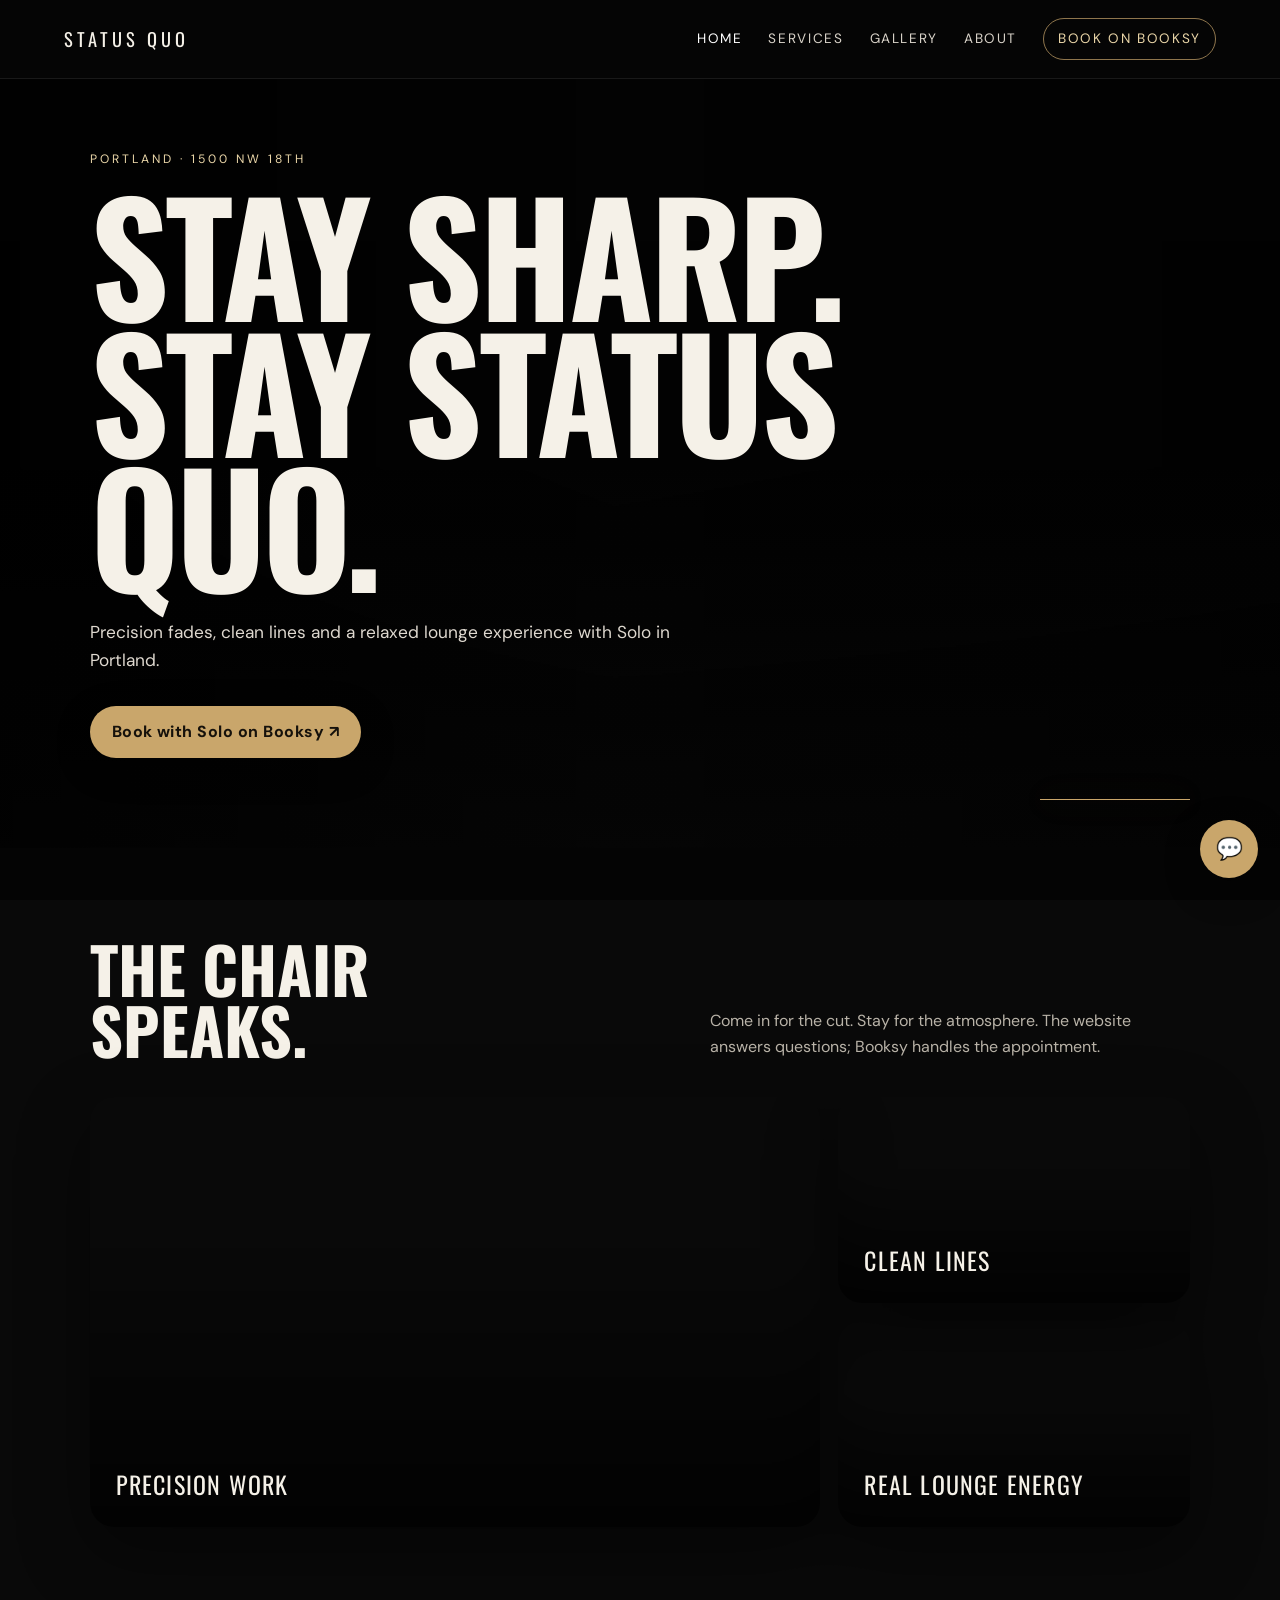
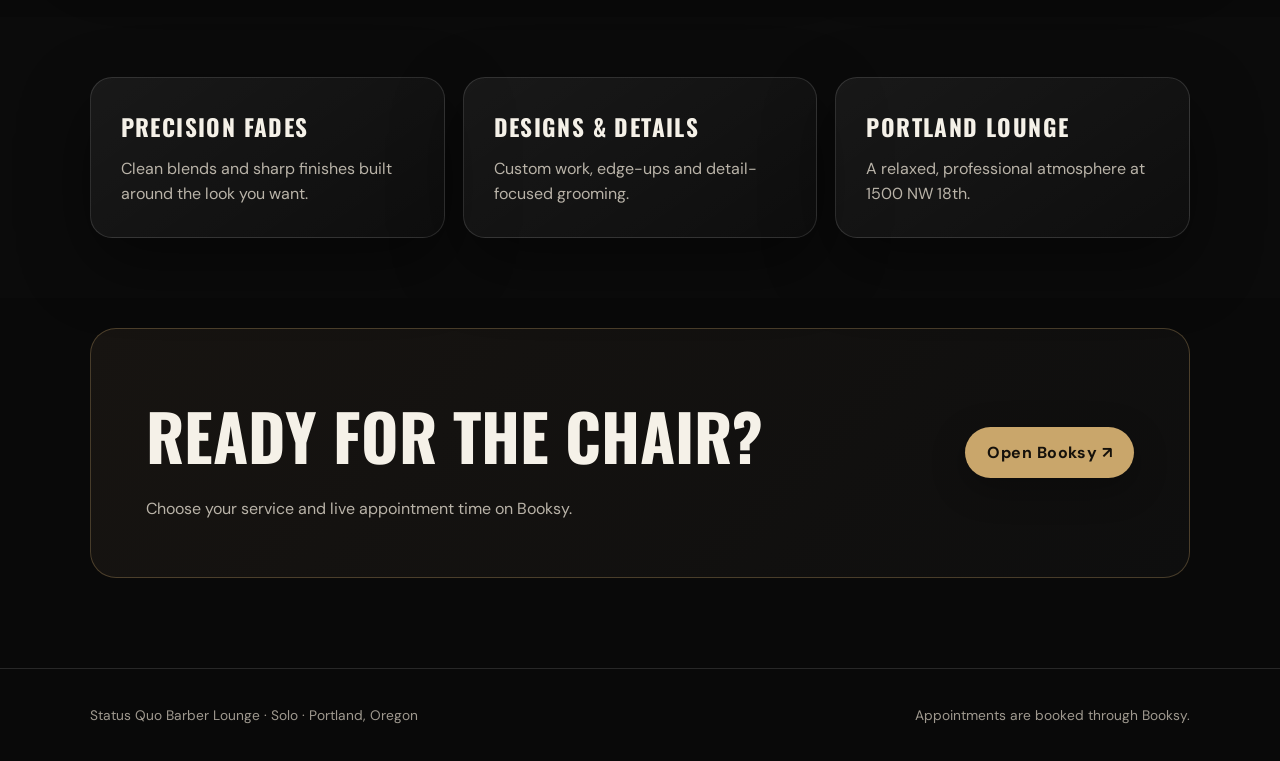
<file: index.html>
<!DOCTYPE html><html lang="en"><head><meta charset="UTF-8"><meta name="viewport" content="width=device-width, initial-scale=1.0"><title>Status Quo Barber Lounge | Portland</title><link rel="stylesheet" href="./css/styles.css"></head><body>
<nav><a class="logo" href="index.html">STATUS QUO</a><div class="nav-links"><a href="index.html" class="active">Home</a><a href="services.html">Services</a><a href="gallery.html">Gallery</a><a href="about.html">About</a><a class="nav-book" href="https://booksy.com/en-us/1772933_status-quo-barber-lounge_barber-shop_134776_portland" target="_blank" rel="noopener">Book on Booksy</a></div></nav>
<section class="hero"><div class="eyebrow">Portland · 1500 NW 18th</div><h1>Stay Sharp.<br>Stay Status Quo.</h1><p>Precision fades, clean lines and a relaxed lounge experience with Solo in Portland.</p><a class="btn" href="https://booksy.com/en-us/1772933_status-quo-barber-lounge_barber-shop_134776_portland" target="_blank" rel="noopener">Book with Solo on Booksy ↗</a></section>
<section class="section"><div class="section-heading"><h2>The chair<br>speaks.</h2><p>Come in for the cut. Stay for the atmosphere. The website answers questions; Booksy handles the appointment.</p></div><div class="image-strip"><div class="image-panel" style="background-image:url('https://images.unsplash.com/photo-1621605815971-fbc98d665033?auto=format&fit=crop&w=1400&q=85')"><span>Precision work</span></div><div class="stack"><div class="image-panel small" style="background-image:url('https://images.unsplash.com/photo-1599351431202-1e0f0d8c2c2d?auto=format&fit=crop&w=1000&q=85')"><span>Clean lines</span></div><div class="image-panel small" style="background-image:url('https://images.unsplash.com/photo-1503951914875-452162b0f3f1?auto=format&fit=crop&w=1000&q=85')"><span>Real lounge energy</span></div></div></div></section>
<section class="grid"><div class="card"><h3>Precision Fades</h3><p>Clean blends and sharp finishes built around the look you want.</p></div><div class="card"><h3>Designs & Details</h3><p>Custom work, edge-ups and detail-focused grooming.</p></div><div class="card"><h3>Portland Lounge</h3><p>A relaxed, professional atmosphere at 1500 NW 18th.</p></div></section>
<section class="cta"><div><h2>Ready for the chair?</h2><p>Choose your service and live appointment time on Booksy.</p></div><a class="btn" href="https://booksy.com/en-us/1772933_status-quo-barber-lounge_barber-shop_134776_portland" target="_blank" rel="noopener">Open Booksy ↗</a></section>
<footer><span>Status Quo Barber Lounge · Solo · Portland, Oregon</span><span>Appointments are booked through Booksy.</span></footer>
<div id="chat-widget"><div id="chat-box"><div class="chat-header">Solo's Customer Service</div><div class="chat-messages" id="chat-messages"></div><div class="chat-actions"><button data-chat="services">Services</button><button data-chat="prices">Prices</button><button data-chat="book">Book</button></div><div class="chat-input"><input id="chat-input" type="text" placeholder="Ask about services or booking..."><button id="chat-send">→</button></div></div><button id="chat-toggle" aria-label="Open customer service chat">💬</button></div><script src="js/bot.js"></script></body></html>
</file>
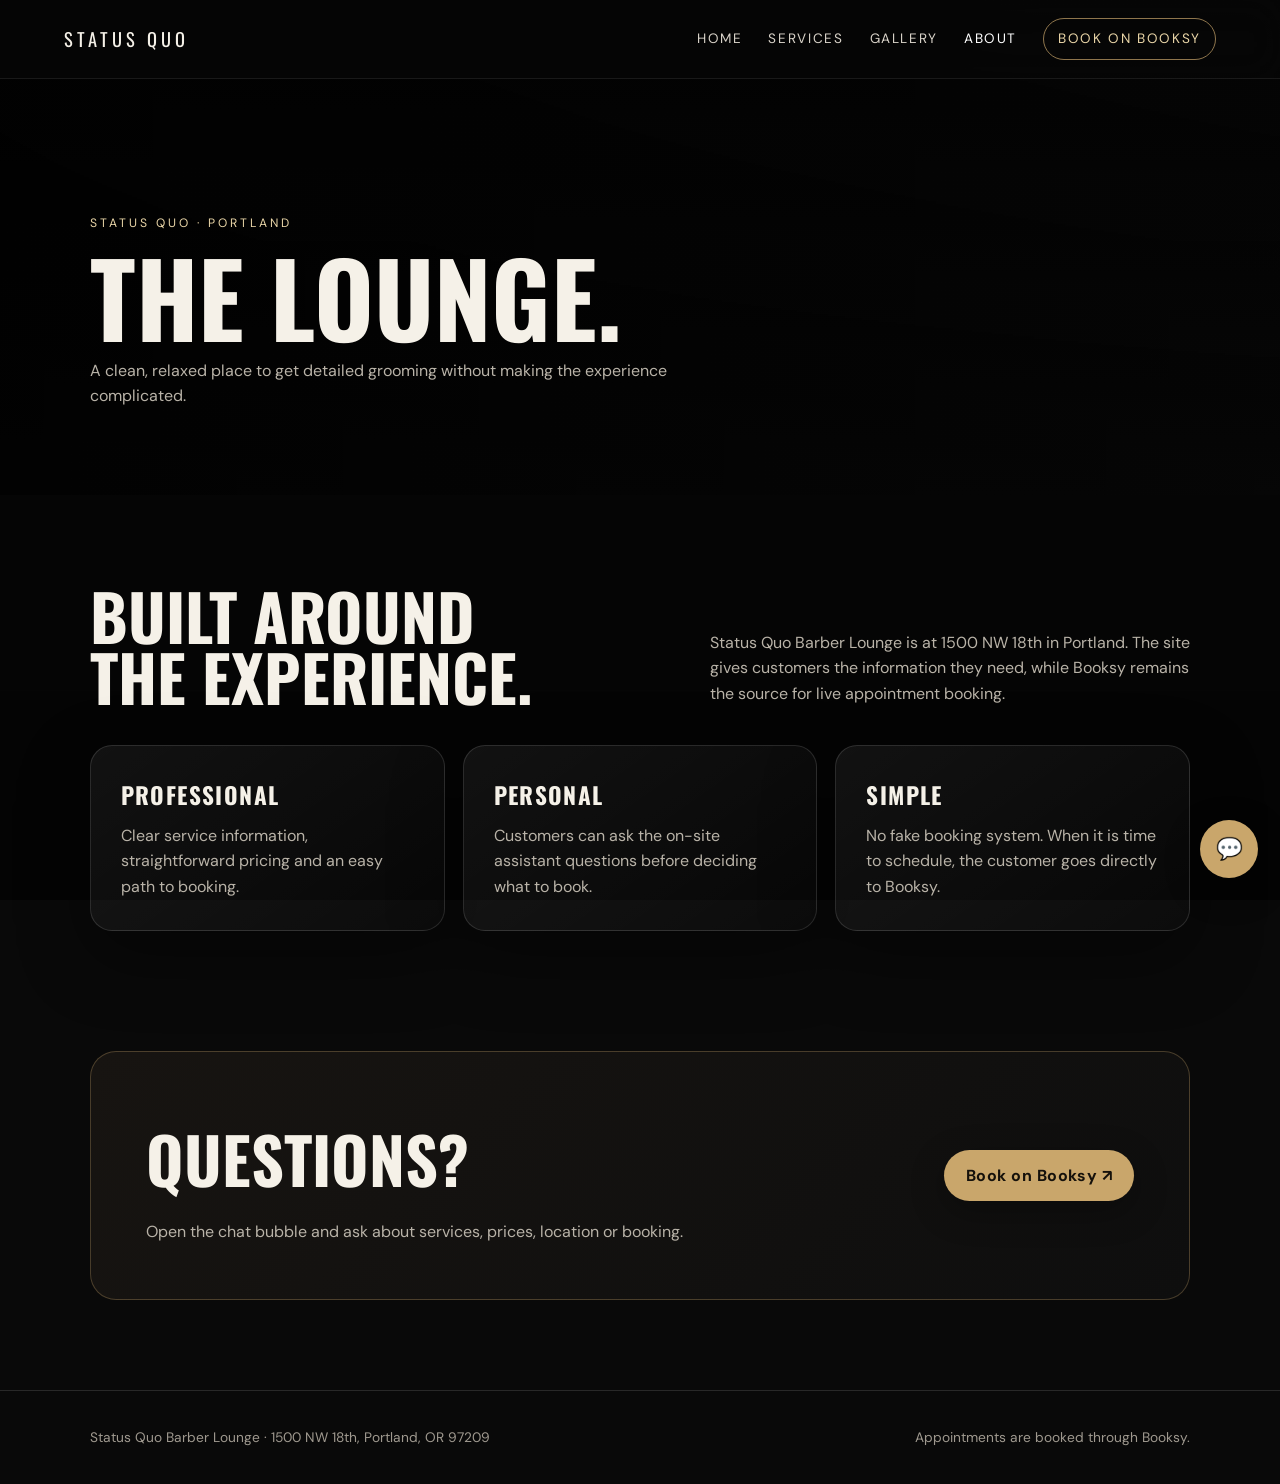
<file: about.html>
<!DOCTYPE html><html lang="en"><head><meta charset="UTF-8"><meta name="viewport" content="width=device-width, initial-scale=1.0"><title>About | Status Quo Barber Lounge</title><link rel="stylesheet" href="css/styles.css"></head><body>
<nav><a class="logo" href="index.html">STATUS QUO</a><div class="nav-links"><a href="index.html">Home</a><a href="services.html">Services</a><a href="gallery.html">Gallery</a><a href="about.html" class="active">About</a><a class="nav-book" href="https://booksy.com/en-us/1772933_status-quo-barber-lounge_barber-shop_134776_portland" target="_blank" rel="noopener">Book on Booksy</a></div></nav>
<section class="page-hero"><div><div class="eyebrow">Status Quo · Portland</div><h1>The lounge.</h1><p>A clean, relaxed place to get detailed grooming without making the experience complicated.</p></div></section>
<section class="section"><div class="section-heading"><h2>Built around<br>the experience.</h2><p>Status Quo Barber Lounge is at 1500 NW 18th in Portland. The site gives customers the information they need, while Booksy remains the source for live appointment booking.</p></div><div class="grid" style="padding:0;background:transparent"><div class="card"><h3>Professional</h3><p>Clear service information, straightforward pricing and an easy path to booking.</p></div><div class="card"><h3>Personal</h3><p>Customers can ask the on-site assistant questions before deciding what to book.</p></div><div class="card"><h3>Simple</h3><p>No fake booking system. When it is time to schedule, the customer goes directly to Booksy.</p></div></div></section>
<section class="cta"><div><h2>Questions?</h2><p>Open the chat bubble and ask about services, prices, location or booking.</p></div><a class="btn" href="https://booksy.com/en-us/1772933_status-quo-barber-lounge_barber-shop_134776_portland" target="_blank" rel="noopener">Book on Booksy ↗</a></section>
<footer><span>Status Quo Barber Lounge · 1500 NW 18th, Portland, OR 97209</span><span>Appointments are booked through Booksy.</span></footer>
<div id="chat-widget"><div id="chat-box"><div class="chat-header">Solo's Customer Service</div><div class="chat-messages" id="chat-messages"></div><div class="chat-actions"><button data-chat="services">Services</button><button data-chat="prices">Prices</button><button data-chat="book">Book</button></div><div class="chat-input"><input id="chat-input" type="text" placeholder="Ask about services or booking..."><button id="chat-send">→</button></div></div><button id="chat-toggle" aria-label="Open customer service chat">💬</button></div><script src="js/bot.js"></script></body></html>
</file>
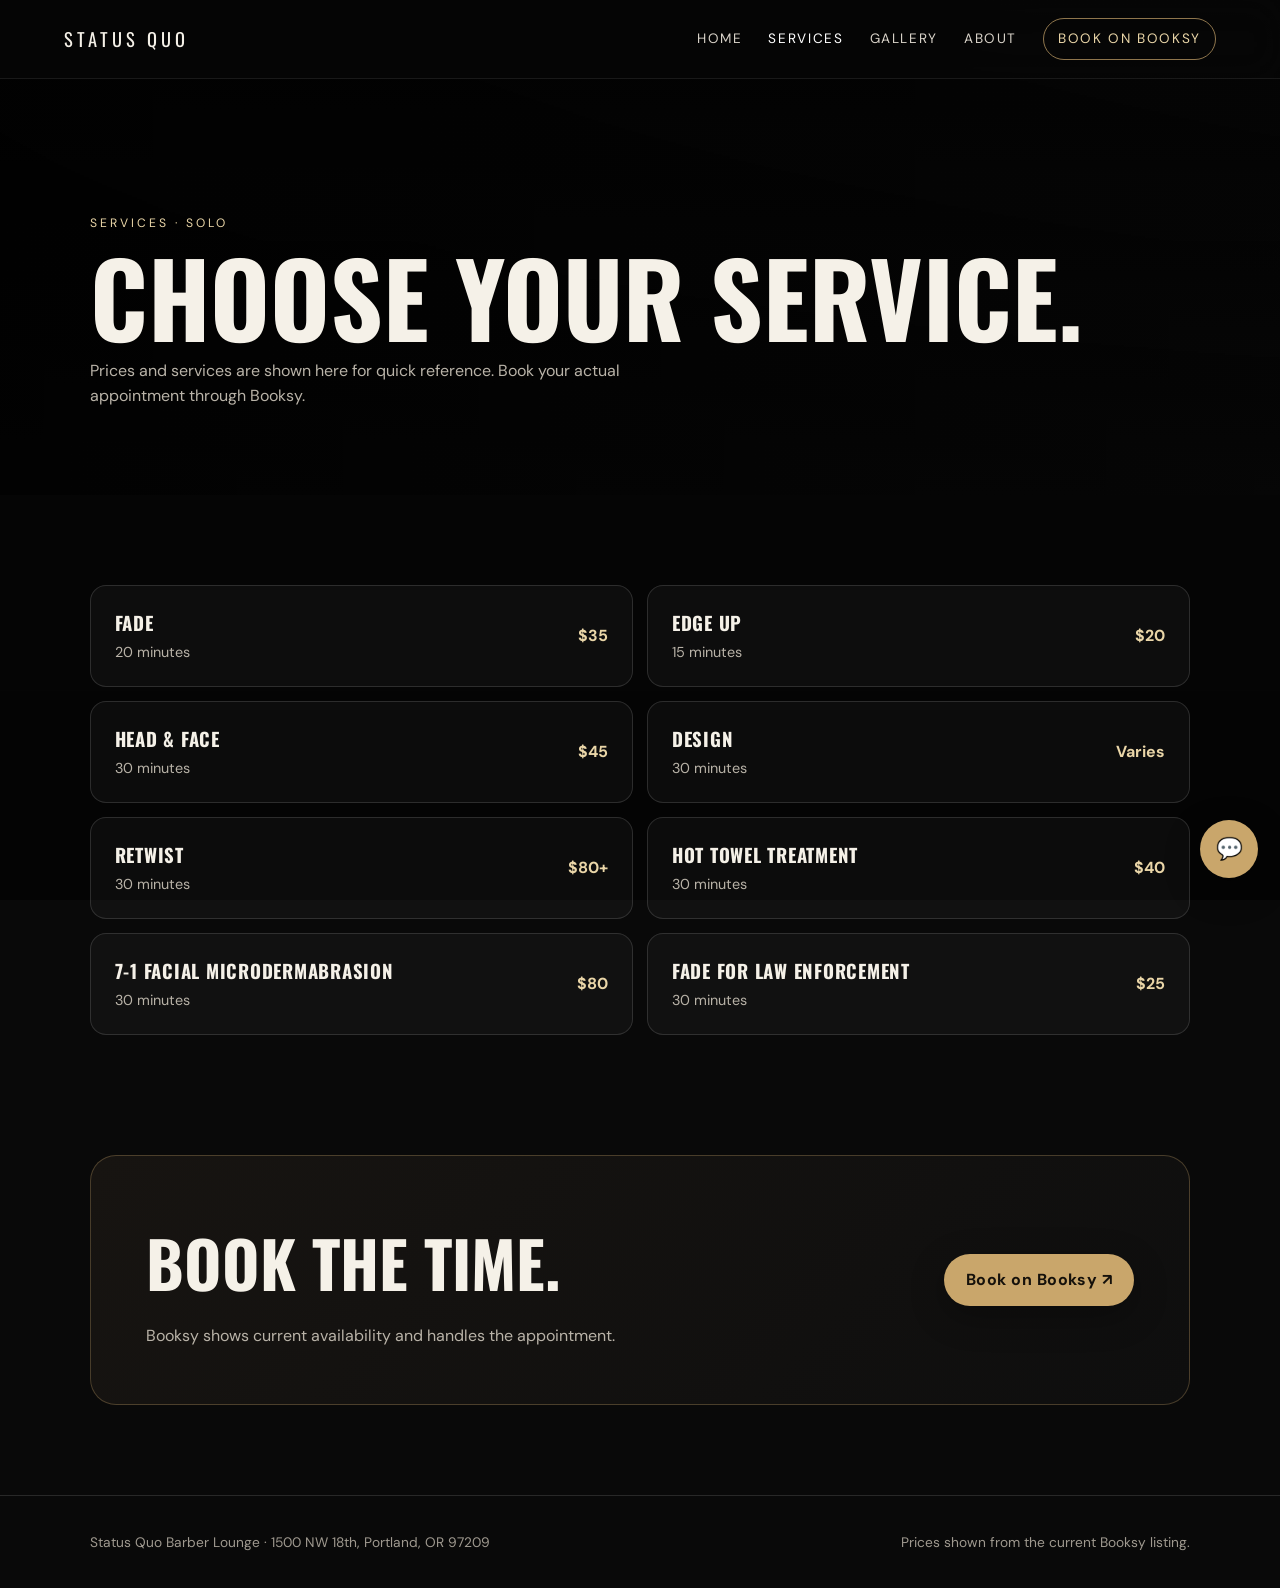
<file: services.html>
<!DOCTYPE html><html lang="en"><head><meta charset="UTF-8"><meta name="viewport" content="width=device-width, initial-scale=1.0"><title>Services | Status Quo Barber Lounge</title><link rel="stylesheet" href="css/styles.css"></head><body>
<nav><a class="logo" href="index.html">STATUS QUO</a><div class="nav-links"><a href="index.html">Home</a><a href="services.html" class="active">Services</a><a href="gallery.html">Gallery</a><a href="about.html">About</a><a class="nav-book" href="https://booksy.com/en-us/1772933_status-quo-barber-lounge_barber-shop_134776_portland" target="_blank" rel="noopener">Book on Booksy</a></div></nav>
<section class="page-hero"><div><div class="eyebrow">Services · Solo</div><h1>Choose your service.</h1><p>Prices and services are shown here for quick reference. Book your actual appointment through Booksy.</p></div></section>
<section class="section"><div class="service-grid"><div class="service"><div><h3>Fade</h3><p>20 minutes</p></div><div class="price">$35</div></div><div class="service"><div><h3>Edge Up</h3><p>15 minutes</p></div><div class="price">$20</div></div><div class="service"><div><h3>Head & Face</h3><p>30 minutes</p></div><div class="price">$45</div></div><div class="service"><div><h3>Design</h3><p>30 minutes</p></div><div class="price">Varies</div></div><div class="service"><div><h3>Retwist</h3><p>30 minutes</p></div><div class="price">$80+</div></div><div class="service"><div><h3>Hot Towel Treatment</h3><p>30 minutes</p></div><div class="price">$40</div></div><div class="service"><div><h3>7-1 Facial Microdermabrasion</h3><p>30 minutes</p></div><div class="price">$80</div></div><div class="service"><div><h3>Fade for Law Enforcement</h3><p>30 minutes</p></div><div class="price">$25</div></div></div></section>
<section class="cta"><div><h2>Book the time.</h2><p>Booksy shows current availability and handles the appointment.</p></div><a class="btn" href="https://booksy.com/en-us/1772933_status-quo-barber-lounge_barber-shop_134776_portland" target="_blank" rel="noopener">Book on Booksy ↗</a></section>
<footer><span>Status Quo Barber Lounge · 1500 NW 18th, Portland, OR 97209</span><span>Prices shown from the current Booksy listing.</span></footer>
<div id="chat-widget"><div id="chat-box"><div class="chat-header">Solo's Customer Service</div><div class="chat-messages" id="chat-messages"></div><div class="chat-actions"><button data-chat="services">Services</button><button data-chat="prices">Prices</button><button data-chat="book">Book</button></div><div class="chat-input"><input id="chat-input" type="text" placeholder="Ask about services or booking..."><button id="chat-send">→</button></div></div><button id="chat-toggle">💬</button></div><script src="js/bot.js"></script></body></html>
</file>
<file: css/styles.css>
@import url('https://fonts.googleapis.com/css2?family=DM+Sans:wght@400;500;600&family=Oswald:wght@500;600&display=swap');

:root{--bg:#090909;--panel:rgba(16,16,16,.78);--panel2:rgba(24,24,24,.82);--text:#f5f1e8;--muted:#b9b3a8;--line:rgba(255,255,255,.13);--accent:#c9a66b;--accent2:#ead6a8;--shadow:0 25px 70px rgba(0,0,0,.45)}
*{box-sizing:border-box}html{scroll-behavior:smooth}body{margin:0;background:var(--bg);color:var(--text);font-family:'DM Sans',sans-serif;line-height:1.6}a{color:inherit;text-decoration:none}button,input{font:inherit}
body:before{content:"";position:fixed;inset:0;pointer-events:none;background:linear-gradient(180deg,rgba(0,0,0,.1),rgba(0,0,0,.55));z-index:-1}
nav{position:fixed;top:0;left:0;right:0;z-index:50;display:flex;align-items:center;justify-content:space-between;padding:18px 5vw;background:rgba(8,8,8,.68);backdrop-filter:blur(18px);border-bottom:1px solid rgba(255,255,255,.08)}
.logo{font-family:Oswald,sans-serif;font-size:1.15rem;letter-spacing:.22em}.nav-links{display:flex;gap:26px;align-items:center}.nav-links a{font-size:.85rem;text-transform:uppercase;letter-spacing:.12em;color:#d9d3c9;transition:.25s}.nav-links a:hover,.nav-links a.active{color:#fff}.nav-links .nav-book{padding:9px 14px;border:1px solid rgba(201,166,107,.7);border-radius:999px;color:var(--accent2)}
.hero{position:relative;min-height:92vh;display:flex;flex-direction:column;justify-content:flex-end;padding:150px 7vw 90px;overflow:hidden;background-image:linear-gradient(90deg,rgba(0,0,0,.82) 0%,rgba(0,0,0,.48) 48%,rgba(0,0,0,.64) 100%),linear-gradient(180deg,rgba(0,0,0,.15) 55%,#090909 100%),url('https://images.unsplash.com/photo-1621605815971-fbc98d665033?auto=format&fit=crop&w=2200&q=85');background-size:cover;background-position:center}
.hero:after{content:"";position:absolute;inset:auto 7vw 48px auto;width:150px;height:1px;background:var(--accent);box-shadow:0 0 30px rgba(201,166,107,.35)}
.hero h1{font-family:Oswald,sans-serif;font-size:clamp(4.5rem,12vw,10rem);line-height:.88;letter-spacing:-.025em;margin:0;max-width:900px;text-transform:uppercase}.hero p{max-width:600px;color:#ded8cf;font-size:1.08rem;margin:28px 0 32px}.eyebrow{font-size:.76rem;text-transform:uppercase;letter-spacing:.25em;color:var(--accent2);margin-bottom:16px}.hero .btn{align-self:flex-start}
.btn{display:inline-flex;align-items:center;justify-content:center;gap:10px;padding:13px 22px;border-radius:999px;background:var(--accent);color:#15110b;font-weight:700;letter-spacing:.03em;box-shadow:0 10px 35px rgba(0,0,0,.3);transition:transform .2s,background .2s}.btn:hover{transform:translateY(-2px);background:var(--accent2)}.btn.secondary{background:rgba(255,255,255,.08);color:#fff;border:1px solid var(--line);box-shadow:none}
.section{position:relative;padding:90px 7vw}.section.dark{background:#0b0b0b}.section-heading{display:flex;justify-content:space-between;gap:30px;align-items:end;margin-bottom:38px}.section-heading h2{font-family:Oswald,sans-serif;text-transform:uppercase;font-size:clamp(2.2rem,5vw,4.5rem);line-height:.95;margin:0}.section-heading p{max-width:480px;color:var(--muted);margin:0}
.grid{display:grid;grid-template-columns:repeat(3,1fr);gap:18px;padding:60px 7vw;background:#0b0b0b}.card{background:linear-gradient(145deg,rgba(255,255,255,.06),rgba(255,255,255,.015));border:1px solid var(--line);border-radius:22px;padding:30px;box-shadow:var(--shadow);transition:transform .3s,border-color .3s}.card:hover{transform:translateY(-6px);border-color:rgba(201,166,107,.45)}.card h3{font-family:Oswald,sans-serif;text-transform:uppercase;letter-spacing:.06em;font-size:1.45rem;margin:0 0 10px}.card p{color:var(--muted);margin:0}
.image-strip{display:grid;grid-template-columns:1.35fr .65fr;gap:18px}.image-panel{min-height:430px;border-radius:24px;overflow:hidden;position:relative;background-size:cover;background-position:center;box-shadow:var(--shadow)}.image-panel.small{min-height:205px}.image-panel:after{content:"";position:absolute;inset:0;background:linear-gradient(180deg,transparent 35%,rgba(0,0,0,.72))}.image-panel span{position:absolute;left:26px;bottom:24px;z-index:2;font-family:Oswald,sans-serif;text-transform:uppercase;font-size:1.5rem;letter-spacing:.05em}.stack{display:grid;gap:18px}
.service-grid{display:grid;grid-template-columns:repeat(2,1fr);gap:14px}.service{display:flex;justify-content:space-between;gap:25px;align-items:center;padding:22px 24px;border:1px solid var(--line);border-radius:16px;background:rgba(255,255,255,.035)}.service h3{margin:0;font-family:Oswald,sans-serif;text-transform:uppercase;letter-spacing:.04em}.service p{margin:3px 0 0;color:var(--muted);font-size:.9rem}.price{font-weight:700;color:var(--accent2);white-space:nowrap}
.gallery-grid{display:grid;grid-template-columns:repeat(3,1fr);gap:14px;padding:60px 7vw}.gallery-item{padding:0;overflow:hidden;aspect-ratio:1/1}.gallery-item img{width:100%;height:100%;object-fit:cover;display:block;transition:transform .5s}.gallery-item:hover img{transform:scale(1.05)}
.page-hero{min-height:55vh;display:flex;align-items:end;padding:150px 7vw 70px;background-image:linear-gradient(90deg,rgba(0,0,0,.8),rgba(0,0,0,.38)),linear-gradient(180deg,rgba(0,0,0,.05),#090909),url('https://images.unsplash.com/photo-1503951914875-452162b0f3f1?auto=format&fit=crop&w=2200&q=85');background-size:cover;background-position:center}.page-hero h1{font-family:Oswald,sans-serif;text-transform:uppercase;font-size:clamp(3.5rem,8vw,7rem);line-height:.9;margin:0}.page-hero p{color:var(--muted);max-width:600px}
.cta{margin:30px 7vw 90px;border-radius:26px;padding:55px;background:linear-gradient(135deg,#171411,#0e0e0e);border:1px solid rgba(201,166,107,.3);display:flex;align-items:center;justify-content:space-between;gap:30px}.cta h2{font-family:Oswald,sans-serif;text-transform:uppercase;font-size:clamp(2rem,5vw,4rem);margin:0}.cta p{color:var(--muted);margin:10px 0 0}
footer{padding:35px 7vw;border-top:1px solid var(--line);color:#9f998f;font-size:.86rem;display:flex;justify-content:space-between;gap:20px;flex-wrap:wrap}
#chat-widget{position:fixed;right:22px;bottom:22px;z-index:100}#chat-toggle{width:58px;height:58px;border:0;border-radius:50%;background:var(--accent);color:#17120a;font-size:1.35rem;cursor:pointer;box-shadow:0 12px 35px rgba(0,0,0,.45)}#chat-box{display:none;width:min(360px,calc(100vw - 30px));height:480px;margin-bottom:12px;border:1px solid var(--line);border-radius:20px;overflow:hidden;background:#111;box-shadow:0 25px 80px rgba(0,0,0,.6)}#chat-box.open{display:flex;flex-direction:column}.chat-header{padding:17px 18px;background:#181614;border-bottom:1px solid var(--line);font-weight:700}.chat-messages{flex:1;padding:15px;overflow:auto}.msg{max-width:85%;padding:10px 13px;border-radius:14px;margin:8px 0;white-space:pre-line;font-size:.9rem}.msg.bot{background:#211f1b;color:#ece7de}.msg.user{margin-left:auto;background:var(--accent);color:#17120a}.chat-input{display:flex;gap:8px;padding:12px;border-top:1px solid var(--line)}.chat-input input{flex:1;border:1px solid var(--line);background:#0c0c0c;color:#fff;border-radius:10px;padding:11px}.chat-input button{border:0;border-radius:10px;width:45px;background:var(--accent);cursor:pointer;font-size:1.1rem}.chat-actions{display:flex;gap:7px;flex-wrap:wrap;padding:0 15px 12px}.chat-actions button{border:1px solid var(--line);background:#191714;color:#ddd3c4;border-radius:999px;padding:7px 10px;cursor:pointer;font-size:.78rem}.chat-actions button:hover{border-color:var(--accent)}
@media(max-width:800px){.nav-links{gap:12px}.nav-links a:not(.nav-book){display:none}.hero{min-height:82vh;padding:125px 6vw 70px;background-position:58% center}.hero h1{font-size:clamp(4rem,19vw,7rem)}.grid,.gallery-grid{grid-template-columns:1fr;padding:45px 6vw}.section{padding:65px 6vw}.image-strip{grid-template-columns:1fr}.service-grid{grid-template-columns:1fr}.cta{margin:20px 6vw 65px;padding:35px 25px;flex-direction:column;align-items:flex-start}.page-hero{padding:125px 6vw 55px}}
</file>
